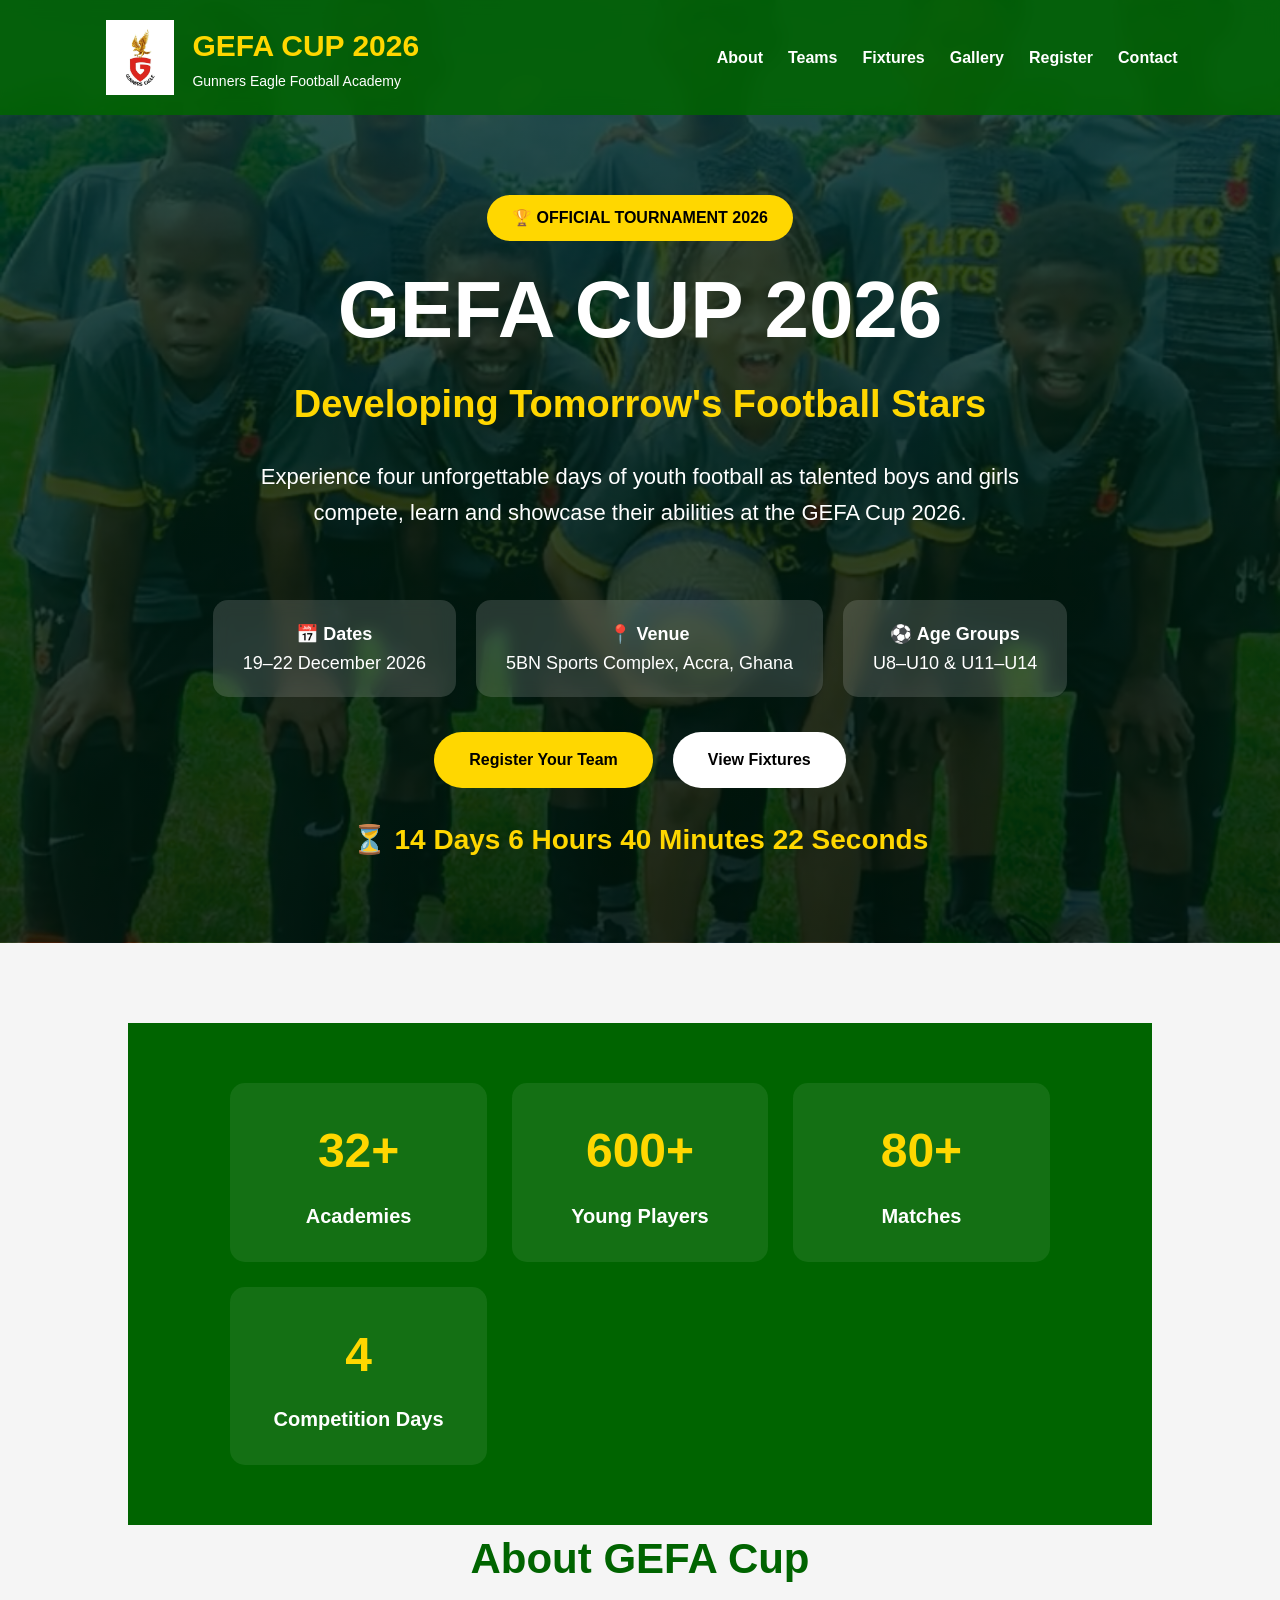
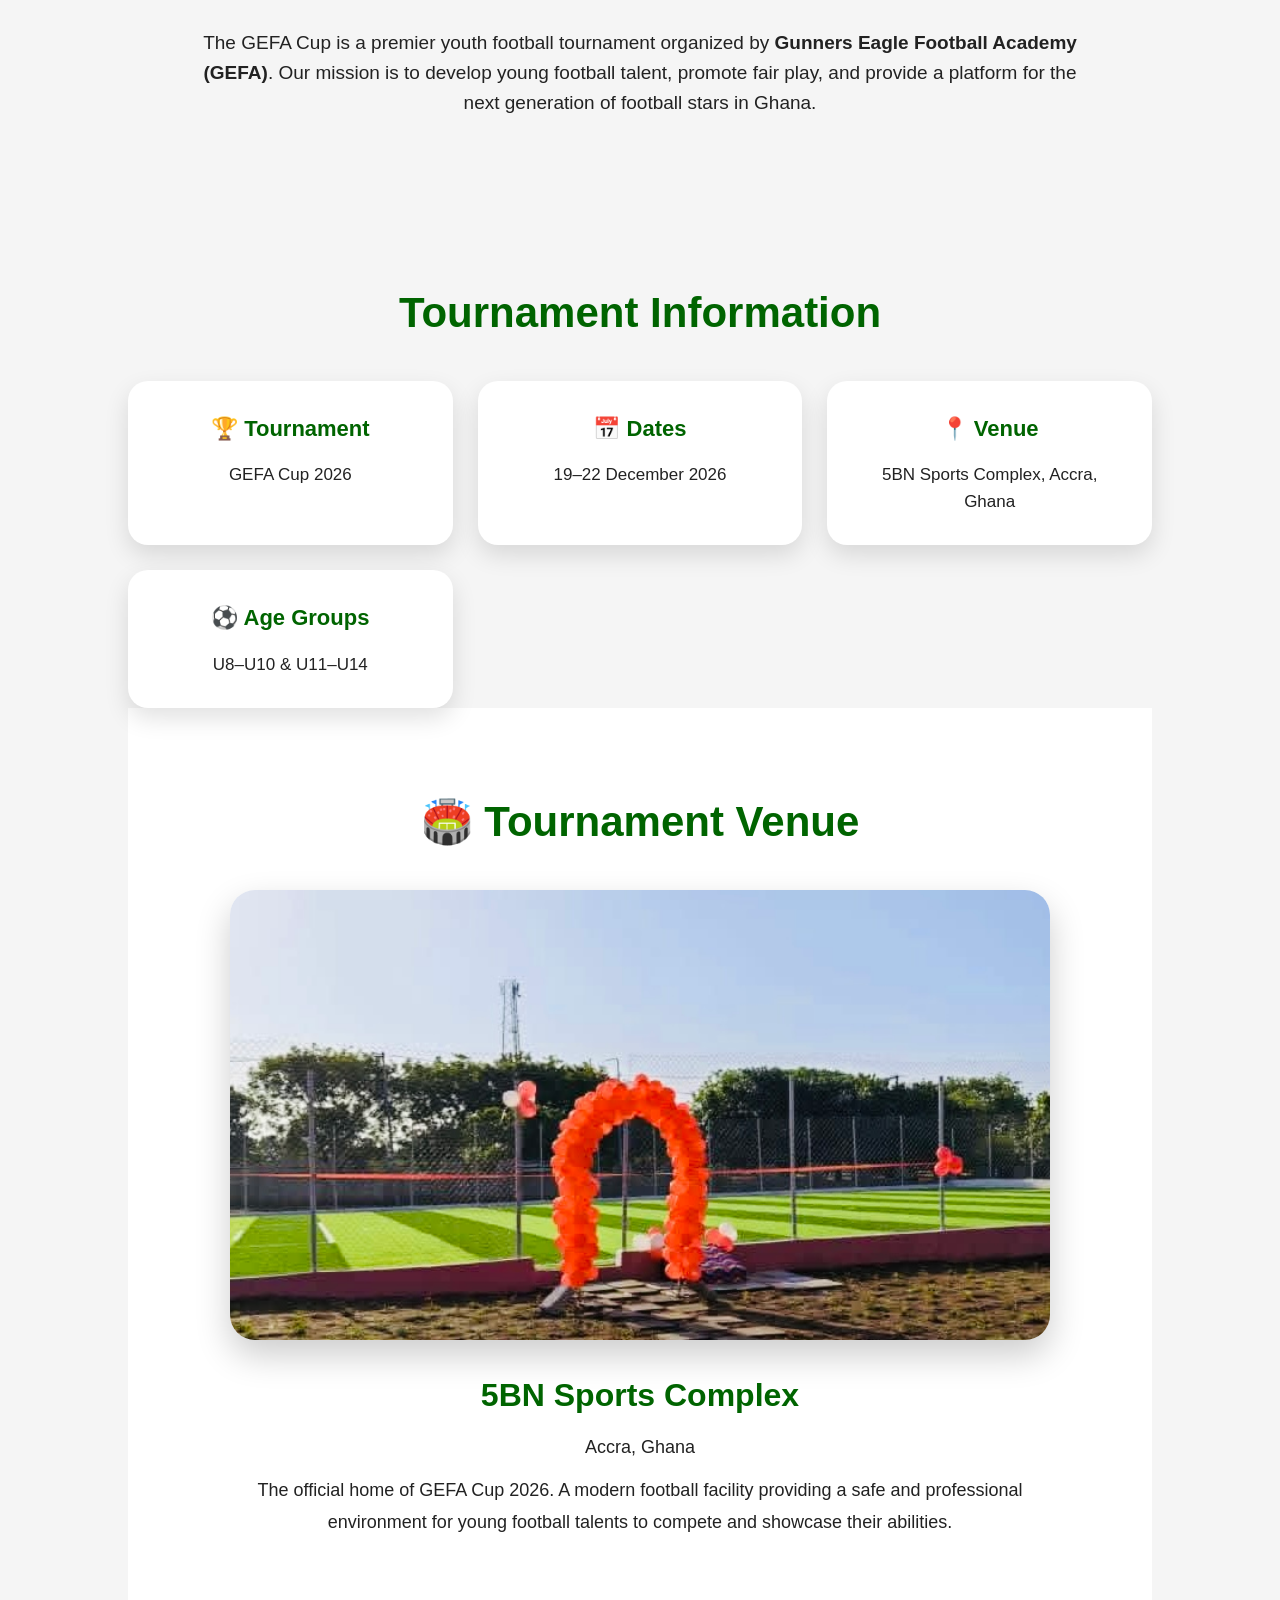
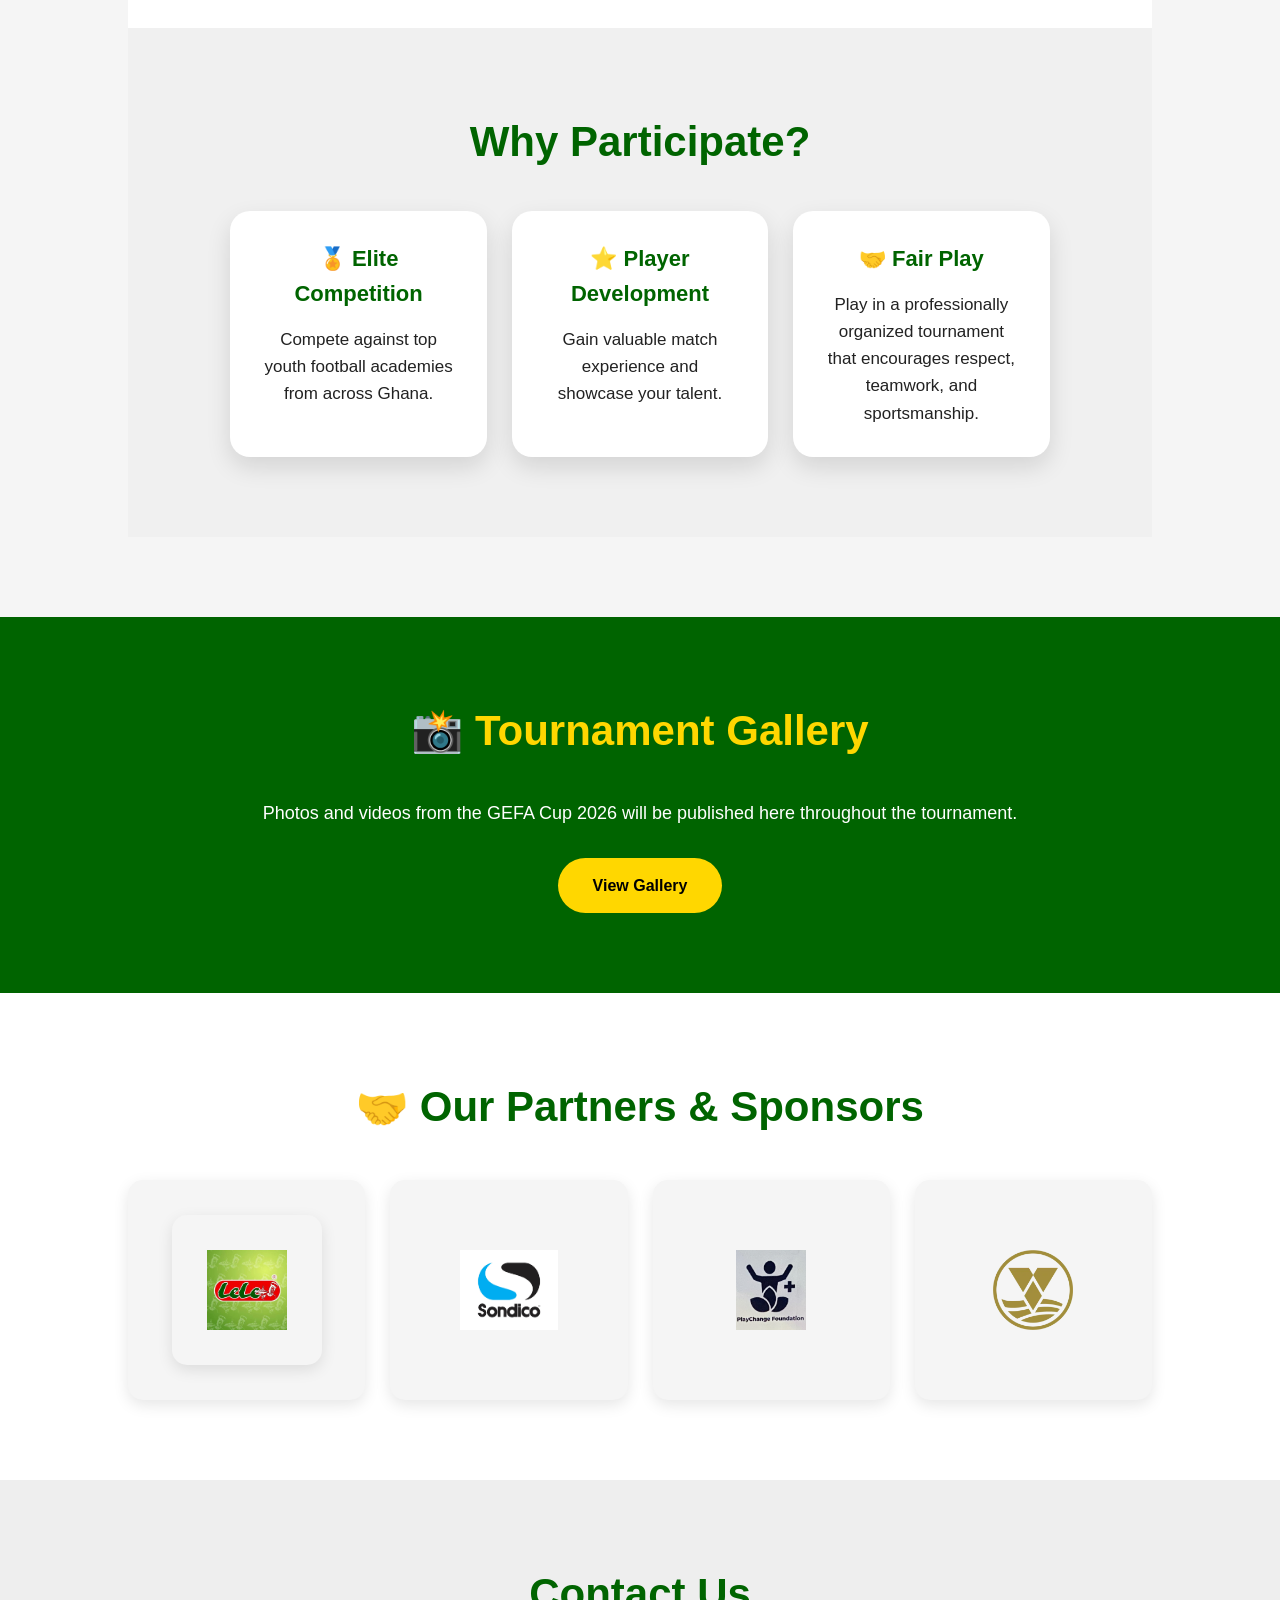
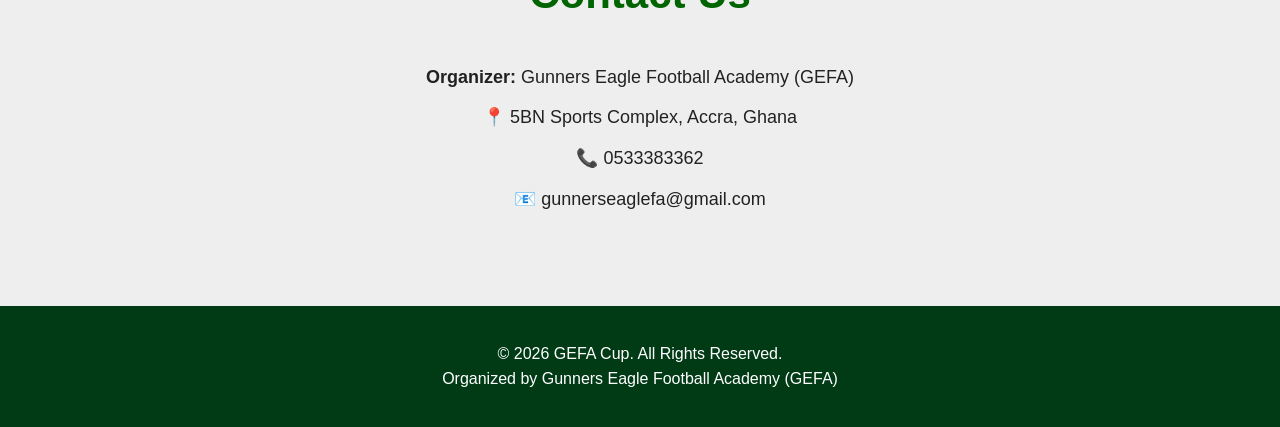
<file: index.html>
<!DOCTYPE html>
<html lang="en">

<head>

    <meta charset="UTF-8">

    <meta name="viewport" content="width=device-width, initial-scale=1.0">

    <title>GEFA Cup 2026 | Gunners Eagle Football Academy</title>

    <link rel="stylesheet" href="style.css">

    <script src="script.js" defer></script>

</head>


<body>


<header class="hero">


<nav class="navbar">


    <div class="logo">


        <img src="./images/images/gefa-logo.jpeg" alt="GEFA Logo" class="logo-img">


        <div class="logo-text">

            <h1>GEFA CUP 2026</h1>

            <p>Gunners Eagle Football Academy</p>

        </div>


    </div>



    <ul class="menu">

        <li><a href="#about">About</a></li>

        <li><a href="teams.html">Teams</a></li>

        <li><a href="fixtures.html">Fixtures</a></li>

        <li><a href="gallery.html">Gallery</a></li>

        <li><a href="register.html">Register</a></li>

        <li><a href="contact.html">Contact</a></li>

    </ul>


</nav>



<div class="hero-content">
    <span class="badge">
    🏆 OFFICIAL TOURNAMENT 2026
</span>


<h2>
    GEFA CUP 2026
</h2>


<h3>
    Developing Tomorrow's Football Stars
</h3>


<p class="hero-text">

    Experience four unforgettable days of youth football as talented boys and girls compete, learn and showcase their abilities at the GEFA Cup 2026.

</p>



<div class="hero-details">


    <div>

        <strong>📅 Dates</strong>

        <br>

        19–22 December 2026

    </div>



    <div>

        <strong>📍 Venue</strong>

        <br>

        5BN Sports Complex, Accra, Ghana

    </div>



    <div>

        <strong>⚽ Age Groups</strong>

        <br>

        U8–U10 & U11–U14

    </div>


</div>




<div class="hero-buttons">


    <a href="register.html" class="btn">

        Register Your Team

    </a>



    <a href="fixtures.html" class="btn secondary">

        View Fixtures

    </a>


</div>
<div id="countdown">

    ⏳ Countdown to Kick-off

</div>


</div>


</header>




<section id="about" class="about">
<section class="stats">

    <div class="stat-box">
        <h2>32+</h2>
        <p>Academies</p>
    </div>

    <div class="stat-box">
        <h2>600+</h2>
        <p>Young Players</p>
    </div>

    <div class="stat-box">
        <h2>80+</h2>
        <p>Matches</p>
    </div>

    <div class="stat-box">
        <h2>4</h2>
        <p>Competition Days</p>
    </div>

</section>

    <h2>
        About GEFA Cup
    </h2>


    <p>

        The GEFA Cup is a premier youth football tournament organized by 
        <strong>Gunners Eagle Football Academy (GEFA)</strong>.

        Our mission is to develop young football talent, promote fair play,
        and provide a platform for the next generation of football stars in Ghana.

    </p>


</section>




<section class="tournament-info">


    <h2>
        Tournament Information
    </h2>



    <div class="info-grid">


        <div class="info-card">

            <h3>🏆 Tournament</h3>

            <p>
                GEFA Cup 2026
            </p>

        </div>



        <div class="info-card">

            <h3>📅 Dates</h3>

            <p>
                19–22 December 2026
            </p>

        </div>



        <div class="info-card">

            <h3>📍 Venue</h3>

            <p>
                5BN Sports Complex, Accra, Ghana
            </p>

        </div>



        <div class="info-card">

            <h3>⚽ Age Groups</h3>

            <p>
                U8–U10 & U11–U14
            </p>

        </div>


    </div>
<section class="venue">

<h2>
🏟️ Tournament Venue
</h2>


<img src="images/venue.jpg" alt="5BN Sports Complex" class="venue-image">


<div class="venue-text">

<h3>
5BN Sports Complex
</h3>

<p>
Accra, Ghana
</p>

<p>
The official home of GEFA Cup 2026. A modern football facility providing a safe and professional environment for young football talents to compete and showcase their abilities.
</p>

</div>


</section>
    <section class="highlights">


<h2>
    Why Participate?
</h2>



<div class="info-grid">


<div class="info-card">

<h3>
🏅 Elite Competition
</h3>

<p>
Compete against top youth football academies from across Ghana.
</p>

</div>



<div class="info-card">

<h3>
⭐ Player Development
</h3>

<p>
Gain valuable match experience and showcase your talent.
</p>

</div>



<div class="info-card">

<h3>
🤝 Fair Play
</h3>

<p>
Play in a professionally organized tournament that encourages respect, teamwork, and sportsmanship.
</p>

</div>


</div>


</section>





</section>
<section class="gallery-preview">


<h2>
📸 Tournament Gallery
</h2>


<p>
Photos and videos from the GEFA Cup 2026 will be published here throughout the tournament.
</p>


<a href="gallery.html" class="btn">
View Gallery
</a>


</section>




<section class="sponsors">


<h2>
🤝 Our Partners & Sponsors
</h2>


<div class="sponsor-grid">


<div class="sponsor-card">

    <div class="sponsor-card">

    <img src="images/chefs-choice.png"
         alt="Chef's Choice"
         class="sponsor-logo">

</div>

</div>

<div class="sponsor-card">

    <img src="images/sondico.webp"
         alt="Sondico"
         class="sponsor-logo">

</div>

<div class="sponsor-card">

    <img src="images/playchange.jpg" alt="Play Change Foundation" class="sponsor-logo">

</div>

<div class="sponsor-card">

    <img src="images/voltic.webp"
         alt="Voltic"
         class="sponsor-logo">

</div>


</div>


</section>




<section class="contact">


<h2>
Contact Us
</h2>



<p>
<strong>Organizer:</strong>
Gunners Eagle Football Academy (GEFA)
</p>


<p>
📍 5BN Sports Complex, Accra, Ghana
</p>


<p>
📞 0533383362
</p>


<p>
📧 gunnerseaglefa@gmail.com
</p>


</section>




<footer>


<p>
© 2026 GEFA Cup. All Rights Reserved.
</p>


<p>
Organized by Gunners Eagle Football Academy (GEFA)
</p>


</footer>



</body>


</html>
</file>
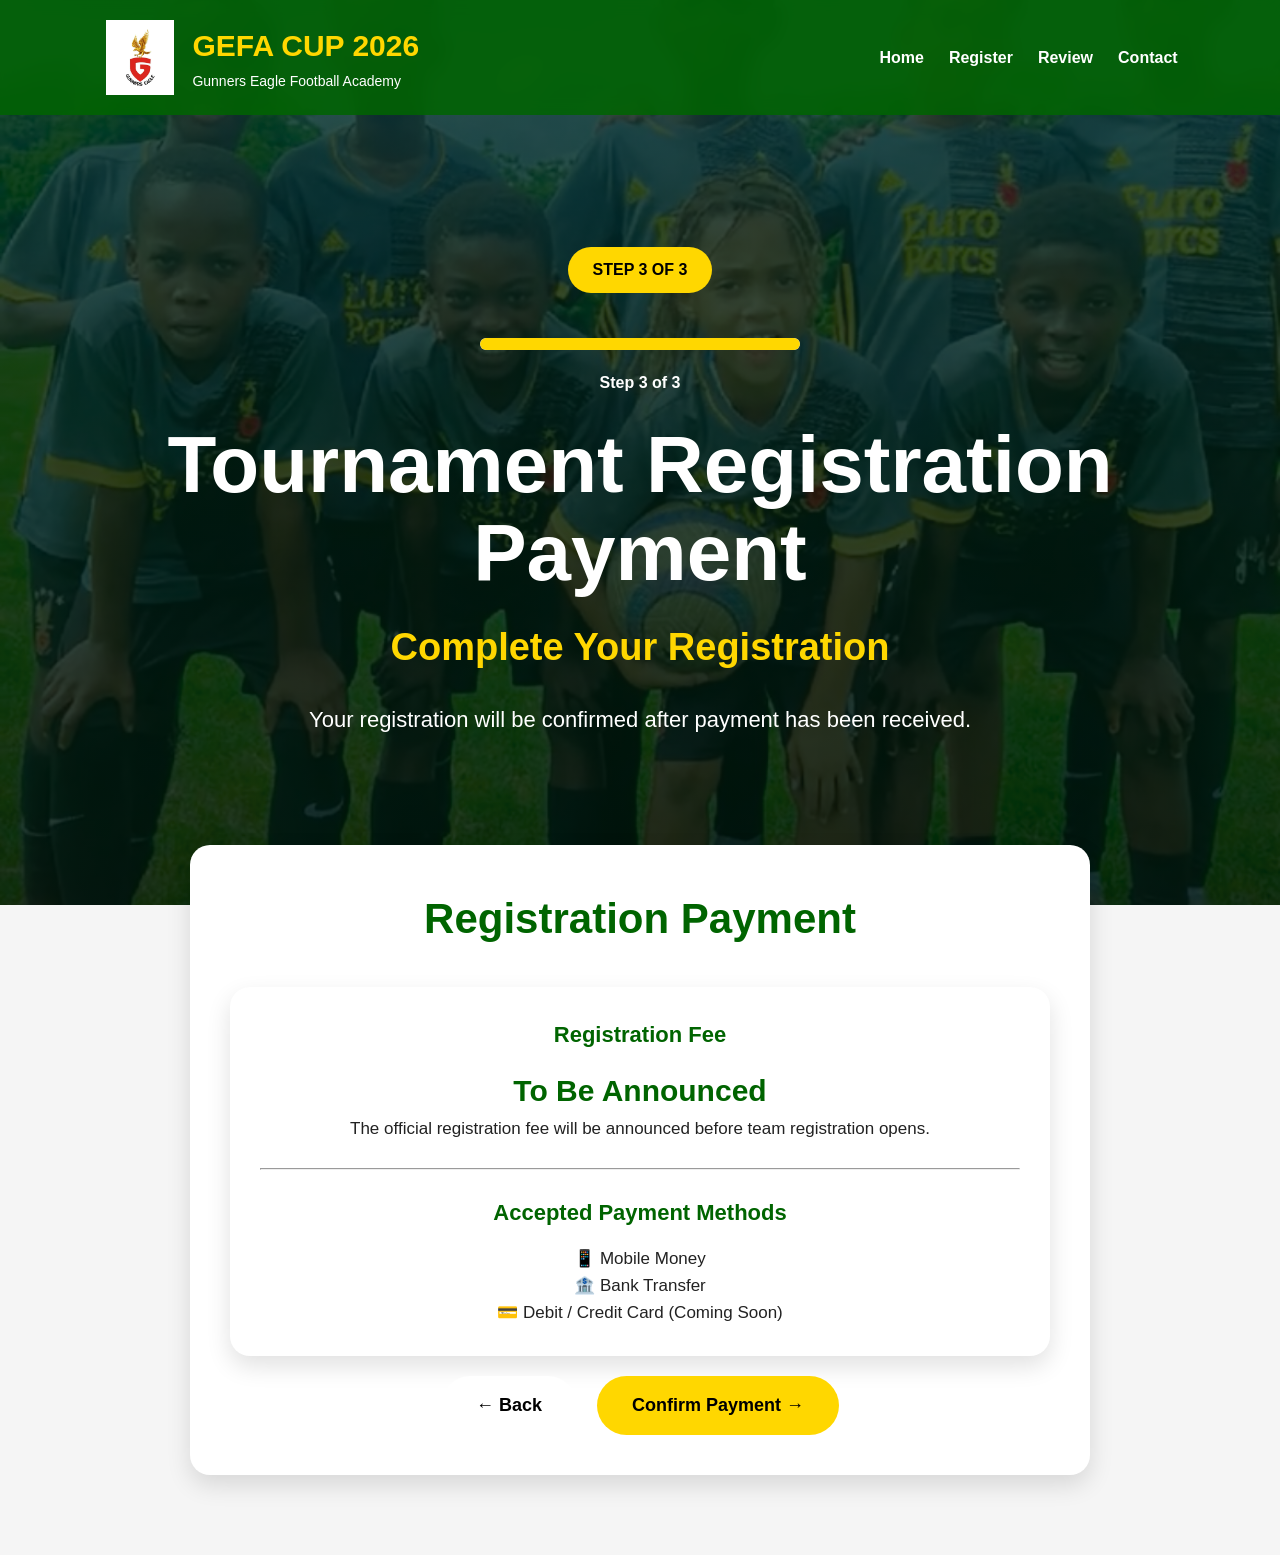
<file: payment.html>
<!DOCTYPE html>
<html lang="en">

<head>

<meta charset="UTF-8">

<meta name="viewport" content="width=device-width, initial-scale=1.0">

<title>Payment | GEFA Cup 2026</title>

<link rel="stylesheet" href="style.css">

</head>

<body>

<header class="hero">

<nav class="navbar">

<div class="logo">

<img src="images/gefa-logo.jpeg" class="logo-img" alt="GEFA Logo">

<div class="logo-text">

<h1>GEFA CUP 2026</h1>

<p>Gunners Eagle Football Academy</p>

</div>

</div>

<ul class="menu">

<li><a href="index.html">Home</a></li>

<li><a href="register.html">Register</a></li>

<li><a href="review-registration.html">Review</a></li>

<li><a href="contact.html">Contact</a></li>

</ul>

</nav>

<div class="hero-content">

<span class="badge">STEP 3 OF 3</span>
<div class="progress">

    <div class="progress-bar" style="width:100%;"></div>

</div>

<p class="progress-text">

    Step 3 of 3

</p>
<h2>Tournament Registration Payment</h2>

<h3>Complete Your Registration</h3>

<p class="hero-text">

Your registration will be confirmed after payment has been received.

</p>

</div>

</header>
<section class="registration-form">

    <h2>Registration Payment</h2>

    <div class="info-card">

        <h3>Registration Fee</h3>

        <p style="font-size:30px; color:#006400; font-weight:bold;">
            To Be Announced
        </p>

        <p>
            The official registration fee will be announced before team registration opens.
        </p>

        <hr style="margin:25px 0;">

        <h3>Accepted Payment Methods</h3>

        <p>📱 Mobile Money</p>

        <p>🏦 Bank Transfer</p>

        <p>💳 Debit / Credit Card (Coming Soon)</p>

    </div>

    <div class="hero-buttons">

        <a href="review-registration.html" class="btn secondary">

            ← Back

        </a>

        <a href="#" class="btn">

            Confirm Payment →

        </a>

    </div>

</section>

</body>

</html>
</file>
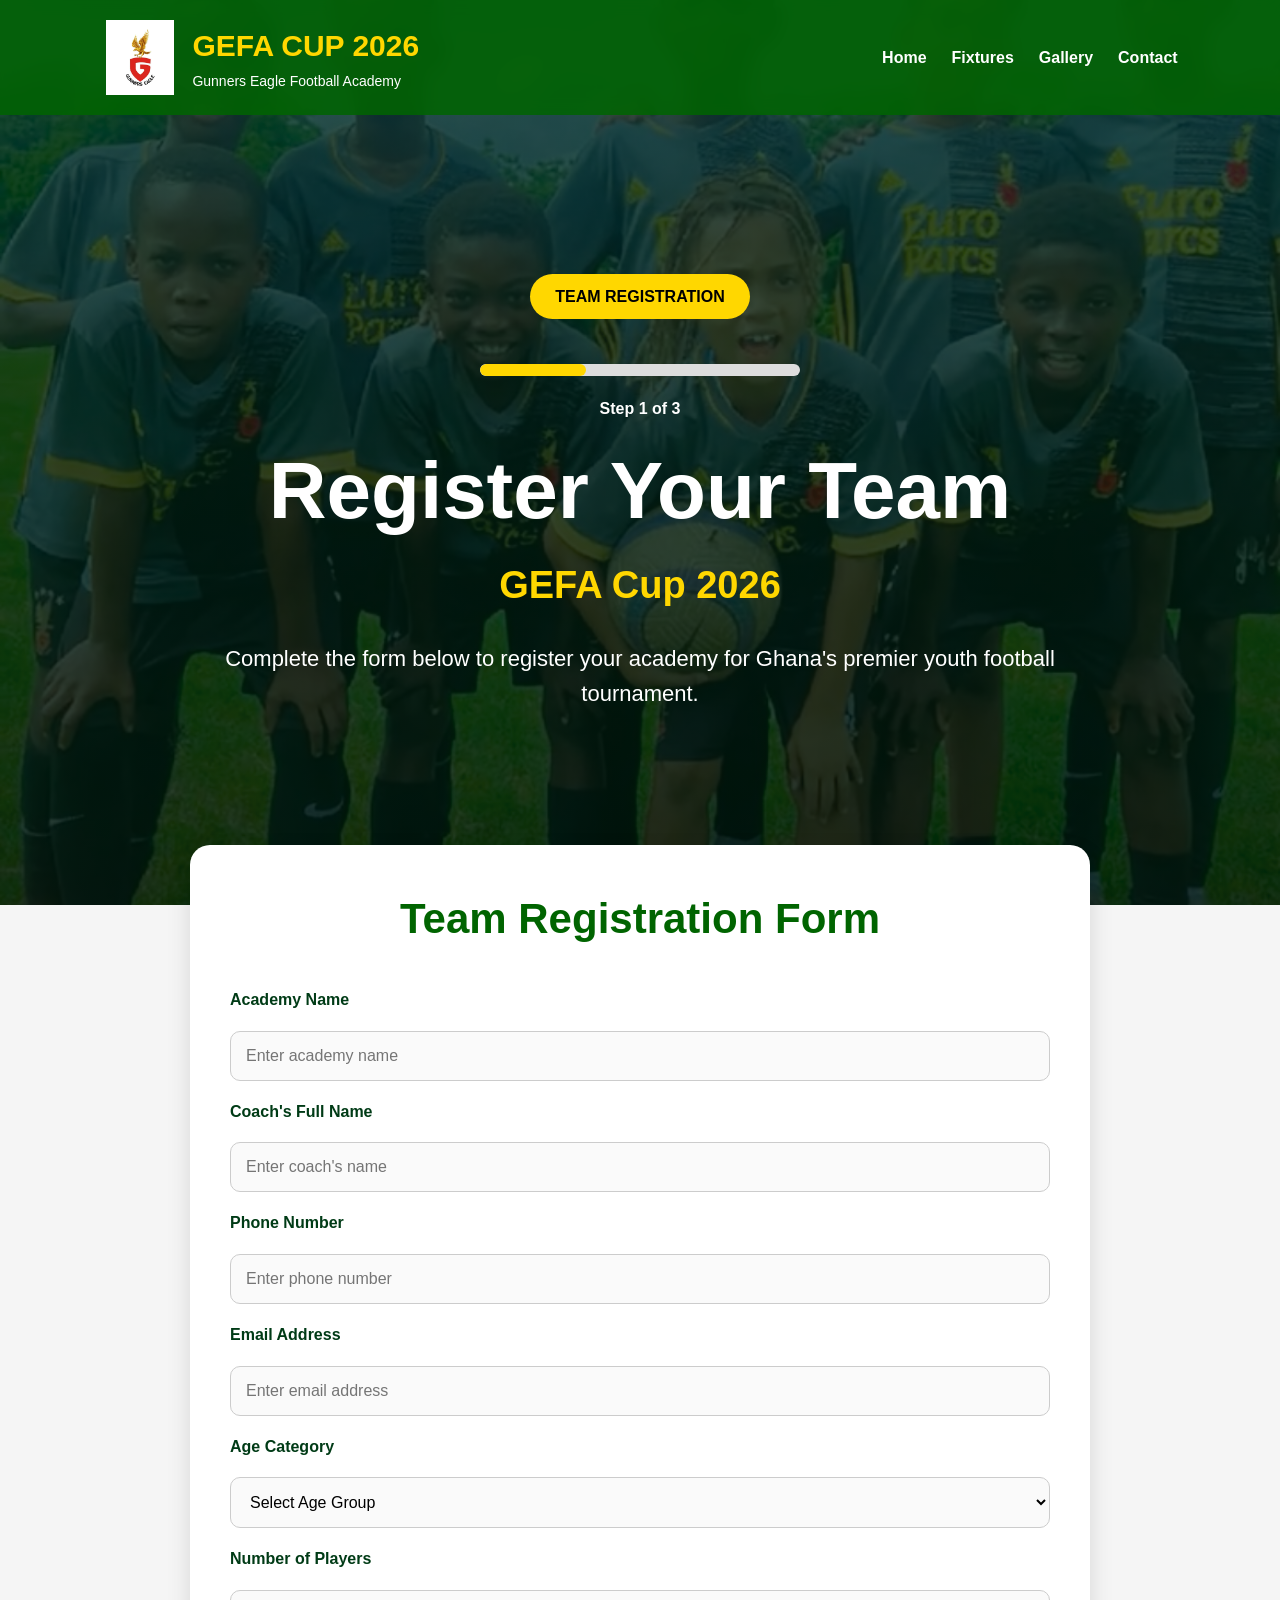
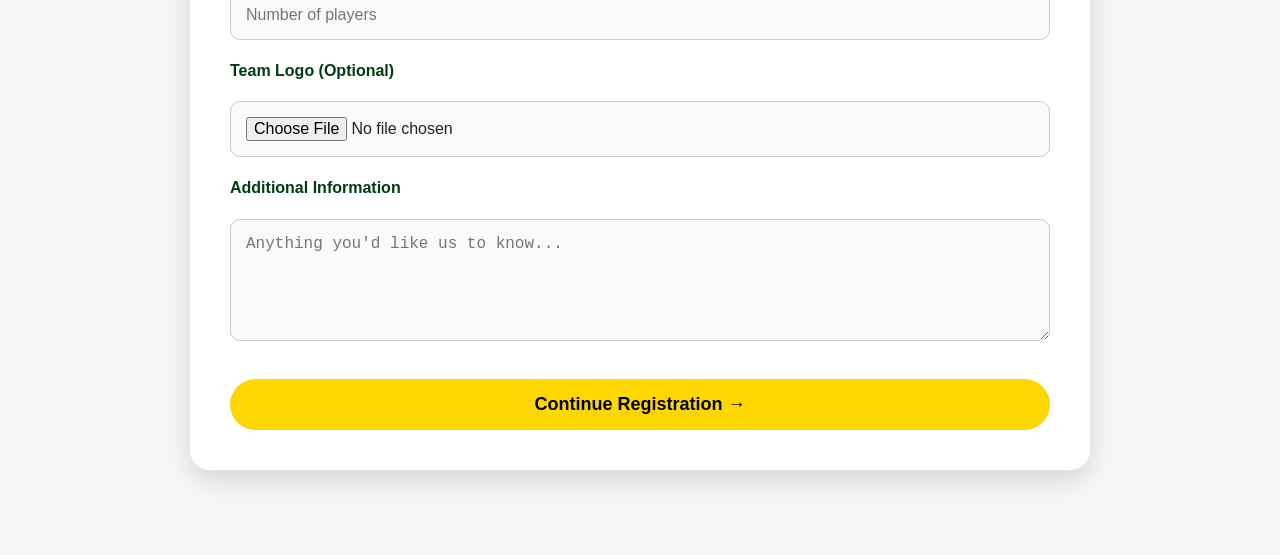
<file: register.html>
<!DOCTYPE html>
<html lang="en">

<head>

<meta charset="UTF-8">

<meta name="viewport" content="width=device-width, initial-scale=1.0">

<title>Register Your Team | GEFA Cup 2026</title>

<link rel="stylesheet" href="style.css">

</head>

<body>

<header class="hero">

<nav class="navbar">

<div class="logo">

<img src="images/gefa-logo.jpeg" class="logo-img" alt="GEFA Logo">

<div class="logo-text">

<h1>GEFA CUP 2026</h1>

<p>Gunners Eagle Football Academy</p>

</div>

</div>

<ul class="menu">

<li><a href="index.html">Home</a></li>

<li><a href="fixtures.html">Fixtures</a></li>

<li><a href="gallery.html">Gallery</a></li>

<li><a href="contact.html">Contact</a></li>

</ul>

</nav>

<div class="hero-content">

<span class="badge">TEAM REGISTRATION</span>
<div class="progress">

    <div class="progress-bar" style="width:33%;"></div>

</div>

<p class="progress-text">

Step 1 of 3

</p>
<h2>Register Your Team</h2>

<h3>GEFA Cup 2026</h3>

<p class="hero-text">

Complete the form below to register your academy for Ghana's premier youth football tournament.

</p>

</div>

</header>
<section class="registration-form">

    <h2>Team Registration Form</h2>

    <form id="registrationForm">

        <label>Academy Name</label>
<input type="text" name="academyName" placeholder="Enter academy name" required>

        <label>Coach's Full Name</label>
<input type="text" name="coachName" placeholder="Enter coach's name" required>

        <label>Phone Number</label>
<input type="tel" name="phone" placeholder="Enter phone number" required>

        <label>Email Address</label>
<input type="email" name="email" placeholder="Enter email address" required>

        <label>Age Category</label>

        <select name="ageCategory" required>

            <option>Select Age Group</option>
            <option>U8–U10</option>
            <option>U11–U14</option>

        </select>

        <label>Number of Players</label>
        <input type="number" name="players" placeholder="Number of players" required>

        <label>Team Logo (Optional)</label>
        <input type="file">

        <label>Additional Information</label>

        <textarea name="additionalInfo" rows="5" placeholder="Anything you'd like us to know..."></textarea>

        <button type="submit" class="btn">

            Continue Registration →

        </button>

    </form>

</section>

<script src="script.js"></script>

</body>

</html>
</file>
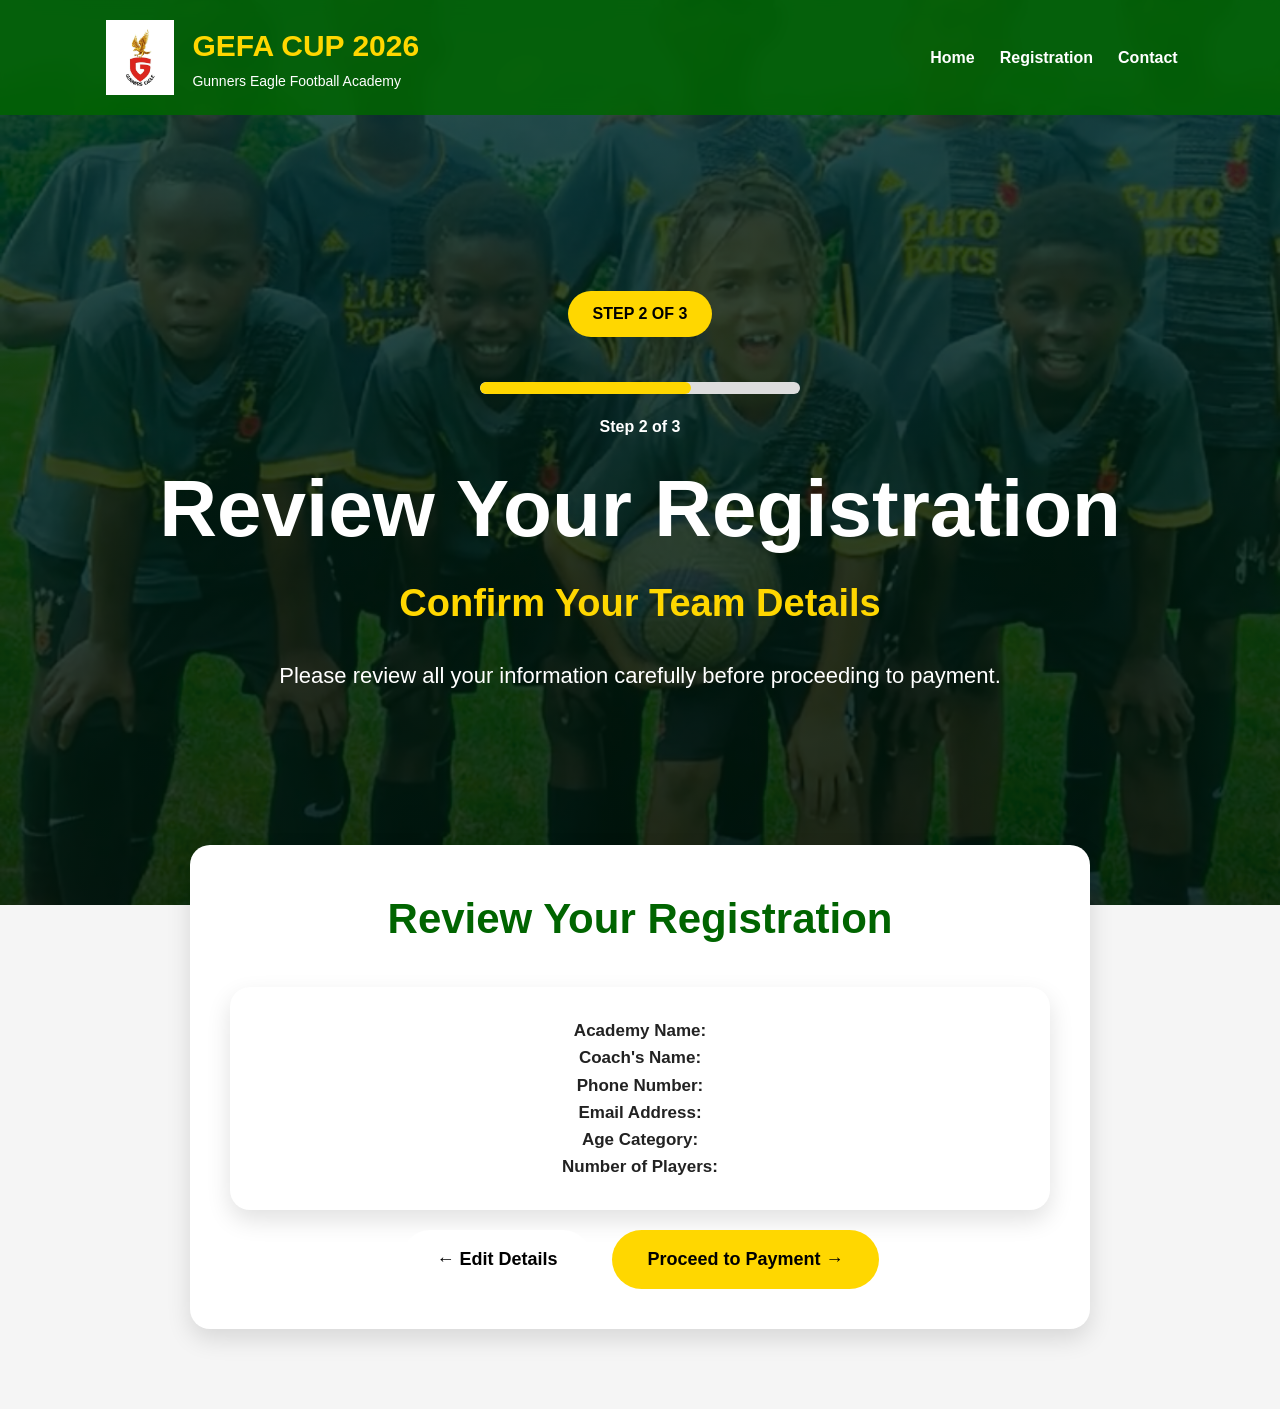
<file: review-registration.html>
<!DOCTYPE html>
<html lang="en">

<head>

<meta charset="UTF-8">

<meta name="viewport" content="width=device-width, initial-scale=1.0">

<title>Review Registration | GEFA Cup 2026</title>

<link rel="stylesheet" href="style.css">

</head>

<body>

<header class="hero">

<nav class="navbar">

<div class="logo">

<img src="images/gefa-logo.jpeg" class="logo-img" alt="GEFA Logo">

<div class="logo-text">

<h1>GEFA CUP 2026</h1>

<p>Gunners Eagle Football Academy</p>

</div>

</div>

<ul class="menu">

<li><a href="index.html">Home</a></li>

<li><a href="register.html">Registration</a></li>

<li><a href="contact.html">Contact</a></li>

</ul>

</nav>

<div class="hero-content">

<span class="badge">STEP 2 OF 3</span>
<div class="progress">

    <div class="progress-bar" style="width:66%;"></div>

</div>

<p class="progress-text">

    Step 2 of 3

</p>
<h2>Review Your Registration</h2>

<h3>Confirm Your Team Details</h3>

<p class="hero-text">

Please review all your information carefully before proceeding to payment.

</p>

</div>

</header>
<section class="registration-form">

    <h2>Review Your Registration</h2>

    <div class="info-card">

    <p><strong>Academy Name:</strong> <span id="reviewAcademyName"></span></p>

    <p><strong>Coach's Name:</strong> <span id="reviewCoachName"></span></p>

    <p><strong>Phone Number:</strong> <span id="reviewPhone"></span></p>

    <p><strong>Email Address:</strong> <span id="reviewEmail"></span></p>

    <p><strong>Age Category:</strong> <span id="reviewAgeCategory"></span></p>

    <p><strong>Number of Players:</strong> <span id="reviewPlayers"></span></p>

</div>

    <div class="hero-buttons">

        <a href="register.html" class="btn secondary">
            ← Edit Details
        </a>

        <a href="payment.html" class="btn">
            Proceed to Payment →
        </a>

    </div>

</section>

</body>

</html>
</file>
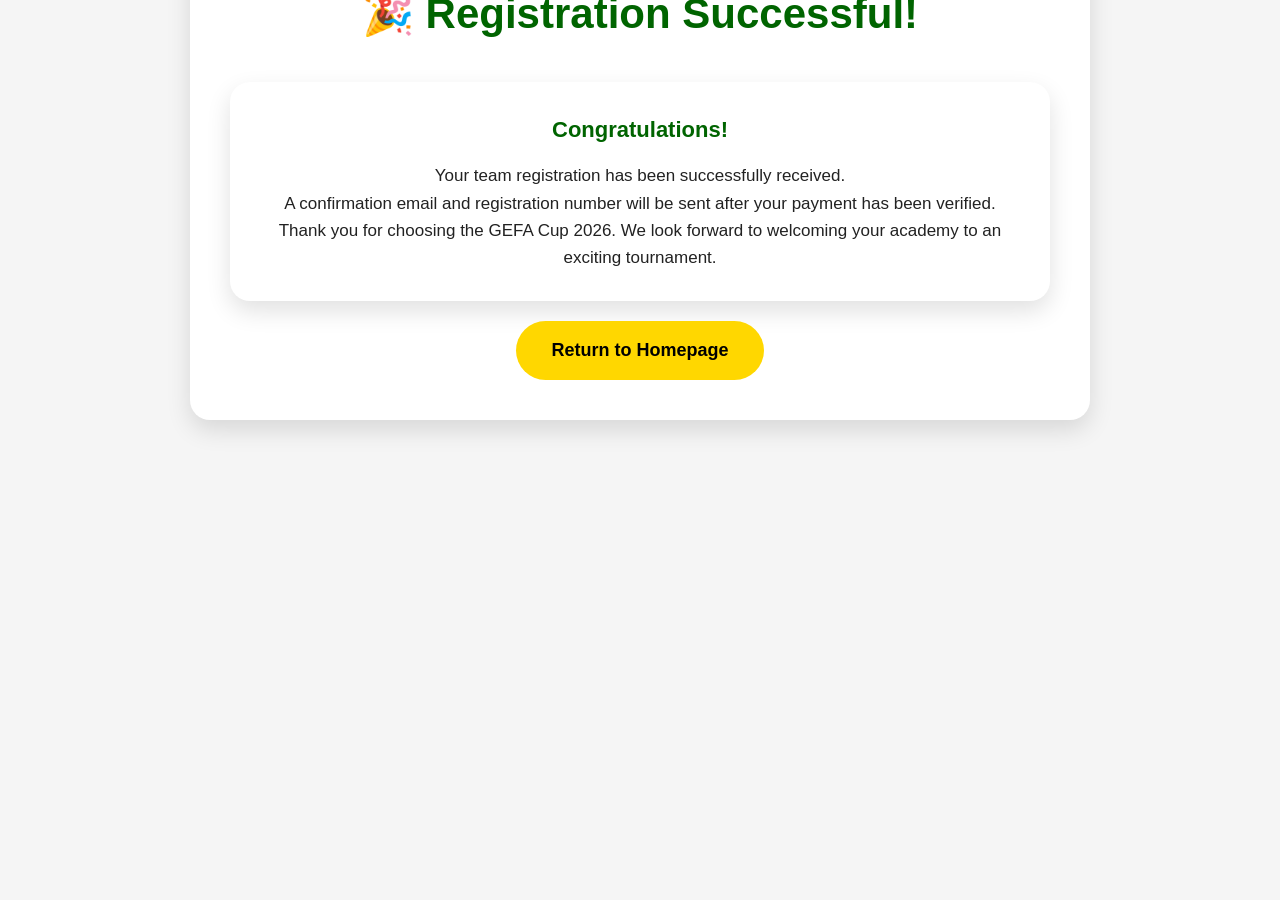
<file: success.html>
<!DOCTYPE html>
<html lang="en">

<head>

<meta charset="UTF-8">

<meta name="viewport" content="width=device-width, initial-scale=1.0">

<title>Registration Successful | GEFA Cup 2026</title>

<link rel="stylesheet" href="style.css">

</head>

<body>

<section class="registration-form">

<h2>🎉 Registration Successful!</h2>

<div class="info-card">

<h3>Congratulations!</h3>

<p>

Your team registration has been successfully received.

</p>

<p>

A confirmation email and registration number will be sent after your payment has been verified.

</p>

<p>

Thank you for choosing the GEFA Cup 2026.

We look forward to welcoming your academy to an exciting tournament.

</p>

</div>

<div class="hero-buttons">

<a href="index.html" class="btn">

Return to Homepage

</a>

</div>

</section>

</body>

</html>
</file>
<file: style.css>
/* =====================================
   GEFA CUP 2026
   Official Tournament Website
   Style Part 1
===================================== */


*{
    margin:0;
    padding:0;
    box-sizing:border-box;
}


body{

    font-family:Arial, Helvetica, sans-serif;

    background:#f5f5f5;

    color:#222;

    line-height:1.6;

}



:root{

    --green:#006400;

    --dark-green:#003b16;

    --gold:#FFD700;

    --white:#ffffff;

}



.hero{

    min-height:100vh;

    background:

    linear-gradient(
        rgba(0,40,20,0.75),
        rgba(0,20,10,0.85)
    ),

    url("./images/images/hero.jpg");

    background-size:cover;

    background-position:center;

    color:white;

}



.navbar{

    display:flex;

    justify-content:space-between;

    align-items:center;

    padding:20px 8%;

    background:rgba(0,100,0,0.85);

    backdrop-filter:blur(8px);

}



.logo{

    display:flex;

    align-items:center;

    gap:15px;

}



.logo-img{

    width:75px;

    height:75px;

    object-fit:contain;

}



.logo-text h1{

    color:var(--gold);

    font-size:30px;

}



.logo-text p{

    color:white;

    font-size:14px;

}



.menu{

    display:flex;

    list-style:none;

    gap:25px;

}



.menu a{

    color:white;

    text-decoration:none;

    font-weight:bold;

}



.menu a:hover{

    color:var(--gold);

}

/* =====================================
   HERO CONTENT DESIGN
   Style Part 2
===================================== */


.hero-content{

    min-height:calc(100vh - 110px);

    display:flex;

    flex-direction:column;

    justify-content:center;

    align-items:center;

    text-align:center;

    padding:80px 20px;

}



.badge{

    display:inline-block;

    background:var(--gold);

    color:#000;

    padding:10px 25px;

    border-radius:50px;

    font-weight:bold;

    margin-bottom:25px;

}



.hero-content h2{

    font-size:80px;

    font-weight:900;

    color:white;

    line-height:1.1;

    margin-bottom:20px;

}



.hero-content h3{

    font-size:38px;

    color:var(--gold);

    margin-bottom:25px;

}



.hero-text{

    max-width:850px;

    font-size:22px;

    color:white;

    margin-bottom:35px;

}



.hero-details{

    display:flex;

    justify-content:center;

    gap:20px;

    flex-wrap:wrap;

    margin:35px 0;

}



.hero-details div{

    background:rgba(255,255,255,0.15);

    padding:20px 30px;

    border-radius:15px;

    backdrop-filter:blur(8px);

    font-size:18px;

}



.hero-buttons{

    display:flex;

    gap:20px;

    flex-wrap:wrap;

    justify-content:center;

}



.btn{

    display:inline-block;

    background:var(--gold);

    color:#000;

    padding:15px 35px;

    border-radius:50px;

    text-decoration:none;

    font-weight:bold;

    transition:0.3s;

}



.btn:hover{

    transform:translateY(-5px);

}



.btn.secondary{

    background:white;

}

/* =====================================
   CONTENT SECTIONS
   Style Part 3
===================================== */


section{

    padding:80px 10%;

}



section h2{

    text-align:center;

    font-size:42px;

    color:var(--green);

    margin-bottom:35px;

}



.about p{

    max-width:900px;

    margin:auto;

    text-align:center;

    font-size:19px;

}



.info-grid{

    display:grid;

    grid-template-columns:repeat(auto-fit,minmax(250px,1fr));

    gap:25px;

}



.info-card{

    background:white;

    padding:30px;

    border-radius:20px;

    text-align:center;

    box-shadow:0 10px 25px rgba(0,0,0,0.12);

    transition:0.3s;

}



.info-card:hover{

    transform:translateY(-8px);

}



.info-card h3{

    color:var(--green);

    margin-bottom:15px;

    font-size:22px;

}



.info-card p{

    font-size:17px;

}



.highlights{

    background:#f0f0f0;

}

/* =====================================
   GALLERY, SPONSORS, CONTACT & FOOTER
   Style Part 4
===================================== */


.gallery-preview{

    background:var(--green);

    color:white;

    text-align:center;

}



.gallery-preview h2{

    color:var(--gold);

}



.gallery-preview p{

    font-size:18px;

    margin-bottom:30px;

}



.sponsors{

    background:white;

    text-align:center;

}



.sponsor-grid{

    display:grid;

    grid-template-columns:repeat(auto-fit,minmax(150px,1fr));

    gap:25px;

    margin-top:40px;

}



.sponsor-grid div{

    background:#f5f5f5;

    padding:35px;

    border-radius:15px;

    font-size:25px;

    font-weight:bold;

    color:var(--green);

    box-shadow:0 5px 15px rgba(0,0,0,0.1);

}



.contact{

    text-align:center;

    background:#eeeeee;

}



.contact p{

    margin:12px 0;

    font-size:18px;

}



footer{

    background:var(--dark-green);

    color:white;

    text-align:center;

    padding:35px 20px;

}



#countdown{

    margin-top:30px;

    color:var(--gold);

    font-size:28px;

    font-weight:bold;

}

/* =====================================
   MOBILE RESPONSIVE DESIGN
   Style Part 5
===================================== */


@media(max-width:768px){


    .navbar{

        flex-direction:column;

        gap:20px;

        text-align:center;

    }



    .menu{

        flex-direction:column;

        gap:15px;

    }



    .logo-img{

        width:60px;

        height:60px;

    }



    .logo-text h1{

        font-size:22px;

    }



    .hero-content{

        padding:60px 20px;

    }



    .hero-content h2{

        font-size:45px;

    }



    .hero-content h3{

        font-size:25px;

    }



    .hero-text{

        font-size:18px;

    }



    .hero-details{

        flex-direction:column;

        width:100%;

    }



    .hero-details div{

        width:100%;

    }



    .hero-buttons{

        flex-direction:column;

        width:100%;

    }



    .btn{

        width:100%;

    }



    section{

        padding:60px 5%;

    }



    section h2{

        font-size:32px;

    }


}
/* =====================================
   TOURNAMENT STATISTICS
===================================== */

.stats{
    background:#006400;
    color:white;
    display:grid;
    grid-template-columns:repeat(auto-fit,minmax(200px,1fr));
    gap:25px;
    padding:60px 10%;
    text-align:center;
}

.stat-box{
    background:rgba(255,255,255,0.08);
    padding:30px;
    border-radius:15px;
    transition:.3s;
}

.stat-box:hover{
    transform:translateY(-6px);
    background:rgba(255,255,255,0.15);
}

.stat-box h2{
    color:#FFD700;
    font-size:48px;
    margin-bottom:10px;
}

.stat-box p{
    font-size:20px;
    font-weight:bold;
}


/* =====================================
   TOURNAMENT VENUE
===================================== */

.venue{
    background:#ffffff;
    padding:80px 10%;
}

.venue-container{
    display:grid;
    grid-template-columns:1fr 1fr;
    gap:40px;
    align-items:center;
}

.venue-image{
    width:100%;
    border-radius:20px;
    box-shadow:0 10px 25px rgba(0,0,0,0.15);
}

.venue-text h3{
    color:#006400;
    font-size:34px;
    margin-bottom:20px;
}

.venue-text p{
    font-size:18px;
    line-height:1.8;
    margin-bottom:25px;
}

@media(max-width:768px){

    .venue-container{
        grid-template-columns:1fr;
    }

    .venue-text{
        text-align:center;
    }

}


/* =====================================
   FEATURED ACADEMIES
===================================== */

.featured-teams{
    padding:80px 10%;
    background:#f8f8f8;
    text-align:center;
}

.teams-grid{
    display:grid;
    grid-template-columns:repeat(auto-fit,minmax(220px,1fr));
    gap:30px;
    margin-top:40px;
}

.team-card{
    background:white;
    padding:30px;
    border-radius:18px;
    box-shadow:0 8px 20px rgba(0,0,0,0.12);
    transition:.3s;
}

.team-card:hover{
    transform:translateY(-8px);
}

.team-card img{
    width:90px;
    height:90px;
    object-fit:contain;
    margin-bottom:20px;
}

.team-card h3{
    color:#006400;
    font-size:22px;
}


/* =====================================
   TEAM REGISTRATION FORM
===================================== */

.registration-form{

    max-width:900px;

    margin:80px auto;

    background:white;

    padding:40px;

    border-radius:20px;

    box-shadow:0 10px 25px rgba(0,0,0,.12);

}

.registration-form h2{

    text-align:center;

    color:#006400;

    margin-bottom:35px;

}

.registration-form form{

    display:flex;

    flex-direction:column;

    gap:18px;

}

.registration-form label{

    font-weight:bold;

    color:#003b16;

}

.registration-form input,

.registration-form select,

.registration-form textarea{

    padding:15px;

    border:1px solid #cccccc;

    border-radius:10px;

    font-size:16px;

}

.registration-form textarea{

    resize:vertical;

}

.registration-form .btn{

    margin-top:20px;

    border:none;

    cursor:pointer;

    font-size:18px;

}

/* =====================================
   REGISTRATION FORM IMPROVEMENTS
===================================== */

.registration-form input,
.registration-form select,
.registration-form textarea{

    width:100%;

    background:#fafafa;

    transition:0.3s;

}

.registration-form input:focus,
.registration-form select:focus,
.registration-form textarea:focus{

    outline:none;

    border:2px solid #FFD700;

    background:white;

}

.registration-form{

    margin-top:-60px;

}

/* =====================================
   PROGRESS BAR
===================================== */

.progress{

    width:320px;

    height:12px;

    background:#dddddd;

    border-radius:20px;

    margin:20px auto;

    overflow:hidden;

}

.progress-bar{

    height:100%;

    background:#FFD700;

    border-radius:20px;

}

.progress-text{

    text-align:center;

    color:white;

    font-weight:bold;

    margin-bottom:25px;

}

/* =====================================
   VENUE SHOWCASE
===================================== */

.venue{

    background:white;

    text-align:center;

    padding:80px 10%;

}


.venue-image{

    width:100%;

    max-width:1000px;

    height:450px;

    object-fit:cover;

    border-radius:25px;

    margin:30px auto;

    display:block;

    box-shadow:0 15px 35px rgba(0,0,0,0.2);

}


.venue-text{

    max-width:800px;

    margin:auto;

}


.venue-text h3{

    color:var(--green);

    font-size:32px;

    margin-bottom:10px;

}


.venue-text p{

    font-size:18px;

    margin:10px 0;

}
/* =====================================
   SPONSOR LOGOS
===================================== */

.sponsor-card{

    background:white;

    padding:20px;

    border-radius:15px;

    display:flex;

    justify-content:center;

    align-items:center;

    box-shadow:0 8px 20px rgba(0,0,0,0.1);

}

.sponsor-logo{

    max-width:140px;

    max-height:80px;

    width:auto;

    height:auto;

    object-fit:contain;

}

/* Sponsor Logos */

.sponsor-card {
    background: #ffffff;
    border-radius: 12px;
    padding: 20px;
    display: flex;
    align-items: center;
    justify-content: center;
    min-height: 120px;
    box-shadow: 0 4px 12px rgba(0, 0, 0, 0.08);
}

.sponsor-logo {
    max-width: 180px;
    max-height: 80px;
    width: auto;
    height: auto;
    object-fit: contain;
}
</file>
